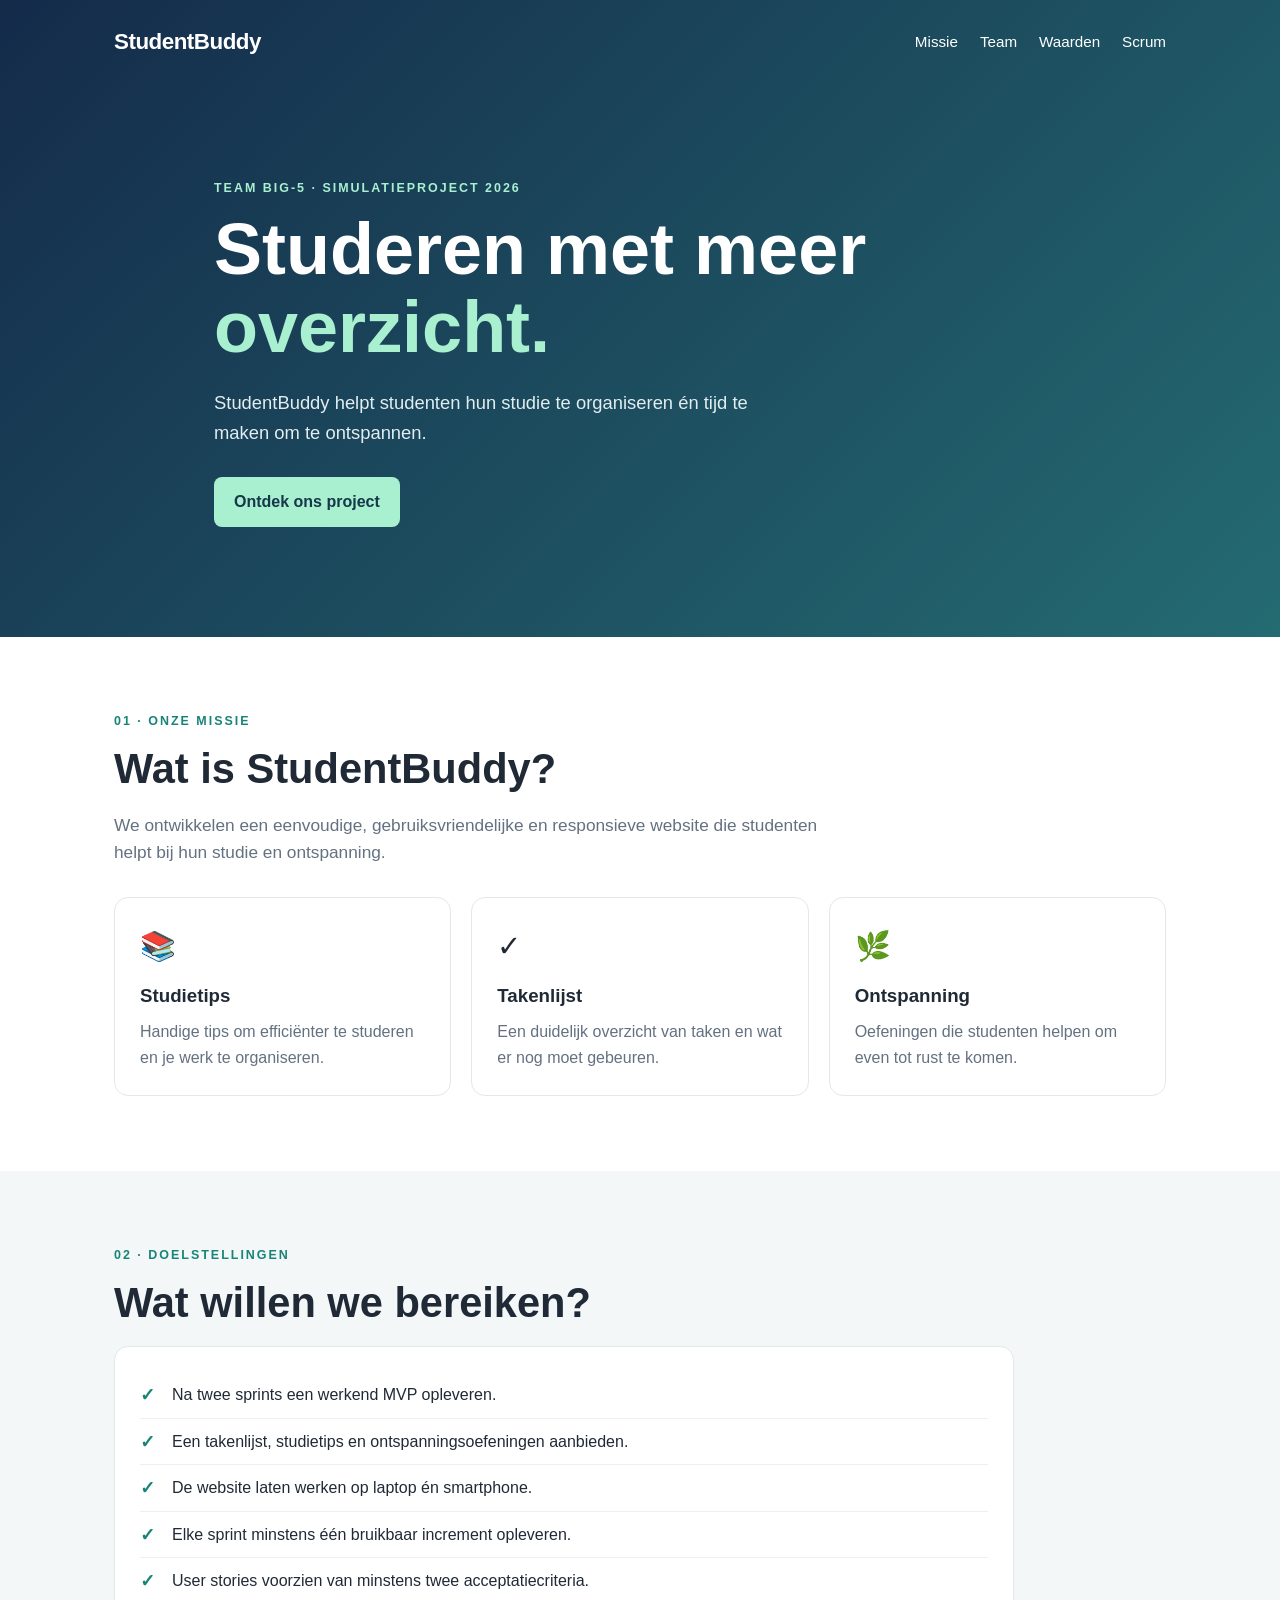
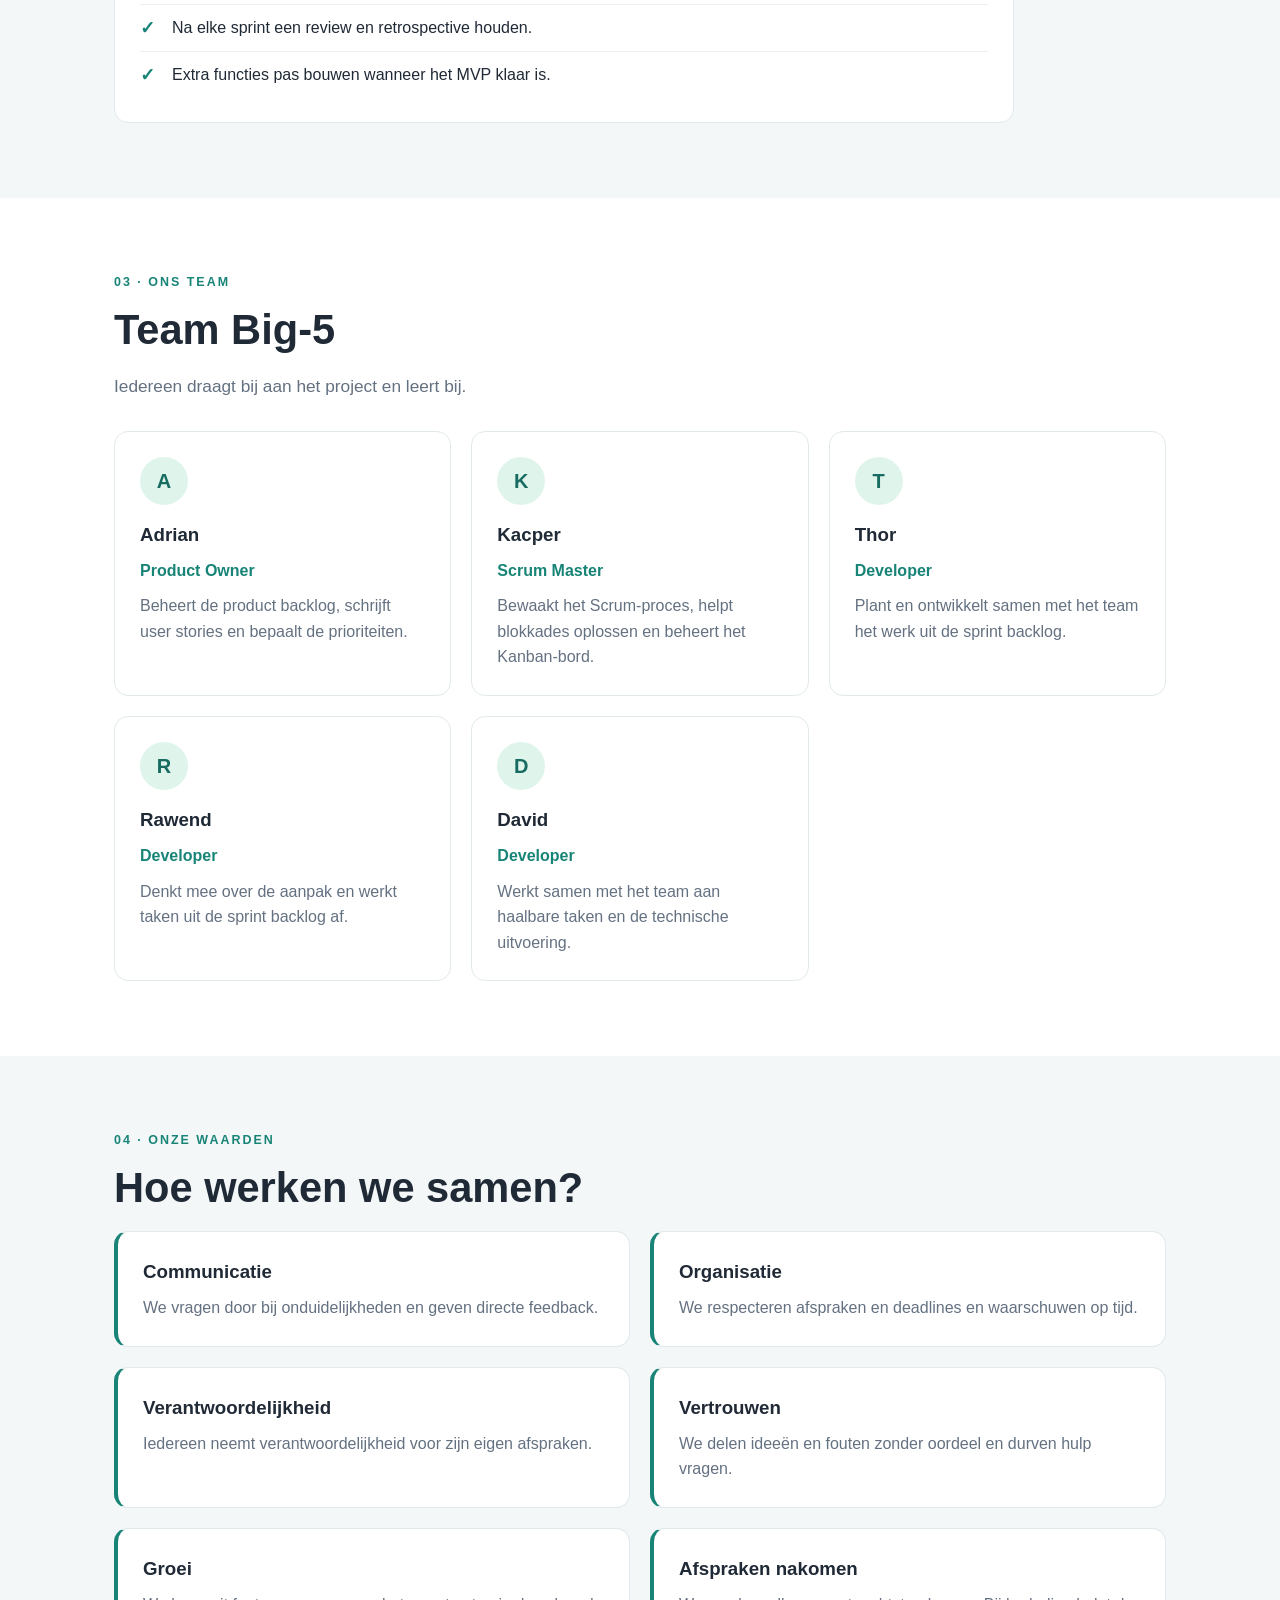
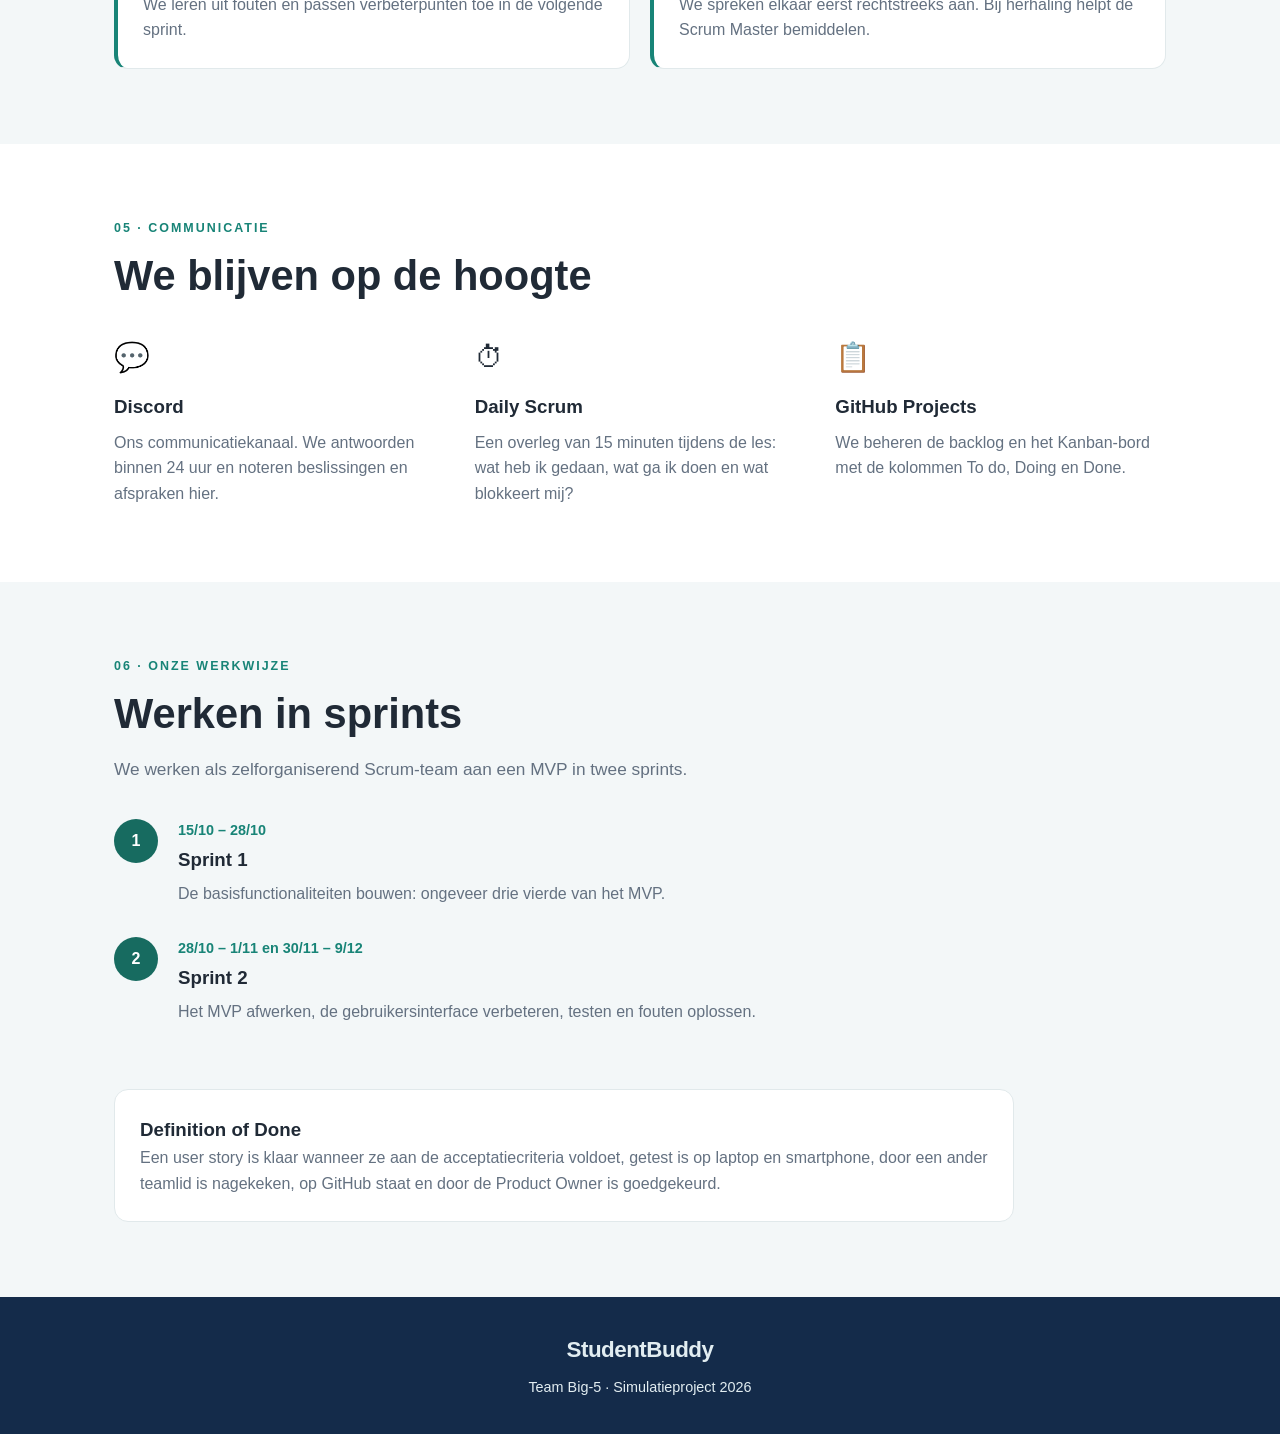
<file: index.html>
<!DOCTYPE html>
<html lang="nl">
<head>
    <meta charset="UTF-8">
    <meta name="viewport" content="width=device-width, initial-scale=1.0">
    <title>StudentBuddy | Team Big-5</title>
    <link rel="stylesheet" href="style.css">
</head>
<body>
    <header class="hero">
        <nav class="navbar">
            <a class="logo" href="#home">StudentBuddy</a>
            <div class="nav-links">
                <a href="#missie">Missie</a>
                <a href="#team">Team</a>
                <a href="#waarden">Waarden</a>
                <a href="#scrum">Scrum</a>
            </div>
        </nav>

        <div class="hero-content" id="home">
            <p class="eyebrow">TEAM BIG-5 · SIMULATIEPROJECT 2026</p>
            <h1>Studeren met meer <span>overzicht.</span></h1>
            <p>StudentBuddy helpt studenten hun studie te organiseren én tijd te maken om te ontspannen.</p>
            <a class="button" href="#missie">Ontdek ons project</a>
        </div>
    </header>

    <main>
        <section class="section" id="missie">
            <p class="eyebrow">01 · ONZE MISSIE</p>
            <h2>Wat is StudentBuddy?</h2>
            <p class="intro">We ontwikkelen een eenvoudige, gebruiksvriendelijke en responsieve website die studenten helpt bij hun studie en ontspanning.</p>
            <div class="feature-grid">
                <article class="card">
                    <div class="icon">📚</div>
                    <h3>Studietips</h3>
                    <p>Handige tips om efficiënter te studeren en je werk te organiseren.</p>
                </article>
                <article class="card">
                    <div class="icon">✓</div>
                    <h3>Takenlijst</h3>
                    <p>Een duidelijk overzicht van taken en wat er nog moet gebeuren.</p>
                </article>
                <article class="card">
                    <div class="icon">🌿</div>
                    <h3>Ontspanning</h3>
                    <p>Oefeningen die studenten helpen om even tot rust te komen.</p>
                </article>
            </div>
        </section>

        <section class="section light-section" id="doelen">
            <p class="eyebrow">02 · DOELSTELLINGEN</p>
            <h2>Wat willen we bereiken?</h2>
            <div class="content-panel">
                <ul class="check-list">
                    <li>Na twee sprints een werkend MVP opleveren.</li>
                    <li>Een takenlijst, studietips en ontspanningsoefeningen aanbieden.</li>
                    <li>De website laten werken op laptop én smartphone.</li>
                    <li>Elke sprint minstens één bruikbaar increment opleveren.</li>
                    <li>User stories voorzien van minstens twee acceptatiecriteria.</li>
                    <li>Na elke sprint een review en retrospective houden.</li>
                    <li>Extra functies pas bouwen wanneer het MVP klaar is.</li>
                </ul>
            </div>
        </section>

        <section class="section" id="team">
            <p class="eyebrow">03 · ONS TEAM</p>
            <h2>Team Big-5</h2>
            <p class="intro">Iedereen draagt bij aan het project en leert bij.</p>
            <div class="team-grid">
                <article class="team-card">
                    <div class="avatar">A</div>
                    <h3>Adrian</h3>
                    <p class="role">Product Owner</p>
                    <p>Beheert de product backlog, schrijft user stories en bepaalt de prioriteiten.</p>
                </article>
                <article class="team-card">
                    <div class="avatar">K</div>
                    <h3>Kacper</h3>
                    <p class="role">Scrum Master</p>
                    <p>Bewaakt het Scrum-proces, helpt blokkades oplossen en beheert het Kanban-bord.</p>
                </article>
                <article class="team-card">
                    <div class="avatar">T</div>
                    <h3>Thor</h3>
                    <p class="role">Developer</p>
                    <p>Plant en ontwikkelt samen met het team het werk uit de sprint backlog.</p>
                </article>
                <article class="team-card">
                    <div class="avatar">R</div>
                    <h3>Rawend</h3>
                    <p class="role">Developer</p>
                    <p>Denkt mee over de aanpak en werkt taken uit de sprint backlog af.</p>
                </article>
                <article class="team-card">
                    <div class="avatar">D</div>
                    <h3>David</h3>
                    <p class="role">Developer</p>
                    <p>Werkt samen met het team aan haalbare taken en de technische uitvoering.</p>
                </article>
            </div>
        </section>

        <section class="section light-section" id="waarden">
            <p class="eyebrow">04 · ONZE WAARDEN</p>
            <h2>Hoe werken we samen?</h2>
            <div class="values-grid">
                <article class="value-item"><h3>Communicatie</h3><p>We vragen door bij onduidelijkheden en geven directe feedback.</p></article>
                <article class="value-item"><h3>Organisatie</h3><p>We respecteren afspraken en deadlines en waarschuwen op tijd.</p></article>
                <article class="value-item"><h3>Verantwoordelijkheid</h3><p>Iedereen neemt verantwoordelijkheid voor zijn eigen afspraken.</p></article>
                <article class="value-item"><h3>Vertrouwen</h3><p>We delen ideeën en fouten zonder oordeel en durven hulp vragen.</p></article>
                <article class="value-item"><h3>Groei</h3><p>We leren uit fouten en passen verbeterpunten toe in de volgende sprint.</p></article>
                <article class="value-item"><h3>Afspraken nakomen</h3><p>We spreken elkaar eerst rechtstreeks aan. Bij herhaling helpt de Scrum Master bemiddelen.</p></article>
            </div>
        </section>

        <section class="section" id="communicatie">
            <p class="eyebrow">05 · COMMUNICATIE</p>
            <h2>We blijven op de hoogte</h2>
            <div class="communication-box">
                <div><span class="big-icon">💬</span><h3>Discord</h3><p>Ons communicatiekanaal. We antwoorden binnen 24 uur en noteren beslissingen en afspraken hier.</p></div>
                <div><span class="big-icon">⏱</span><h3>Daily Scrum</h3><p>Een overleg van 15 minuten tijdens de les: wat heb ik gedaan, wat ga ik doen en wat blokkeert mij?</p></div>
                <div><span class="big-icon">📋</span><h3>GitHub Projects</h3><p>We beheren de backlog en het Kanban-bord met de kolommen To do, Doing en Done.</p></div>
            </div>
        </section>

        <section class="section light-section" id="scrum">
            <p class="eyebrow">06 · ONZE WERKWIJZE</p>
            <h2>Werken in sprints</h2>
            <p class="intro">We werken als zelforganiserend Scrum-team aan een MVP in twee sprints.</p>
            <div class="timeline">
                <article class="timeline-item">
                    <div class="timeline-number">1</div>
                    <div><p class="date">15/10 – 28/10</p><h3>Sprint 1</h3><p>De basisfunctionaliteiten bouwen: ongeveer drie vierde van het MVP.</p></div>
                </article>
                <article class="timeline-item">
                    <div class="timeline-number">2</div>
                    <div><p class="date">28/10 – 1/11 en 30/11 – 9/12</p><h3>Sprint 2</h3><p>Het MVP afwerken, de gebruikersinterface verbeteren, testen en fouten oplossen.</p></div>
                </article>
            </div>
            <div class="content-panel">
                <h3>Definition of Done</h3>
                <p>Een user story is klaar wanneer ze aan de acceptatiecriteria voldoet, getest is op laptop en smartphone, door een ander teamlid is nagekeken, op GitHub staat en door de Product Owner is goedgekeurd.</p>
            </div>
        </section>
    </main>

    <footer>
        <a class="logo footer-logo" href="#home">StudentBuddy</a>
        <p>Team Big-5 · Simulatieproject 2026</p>
    </footer>
</body>
</html>
</file>
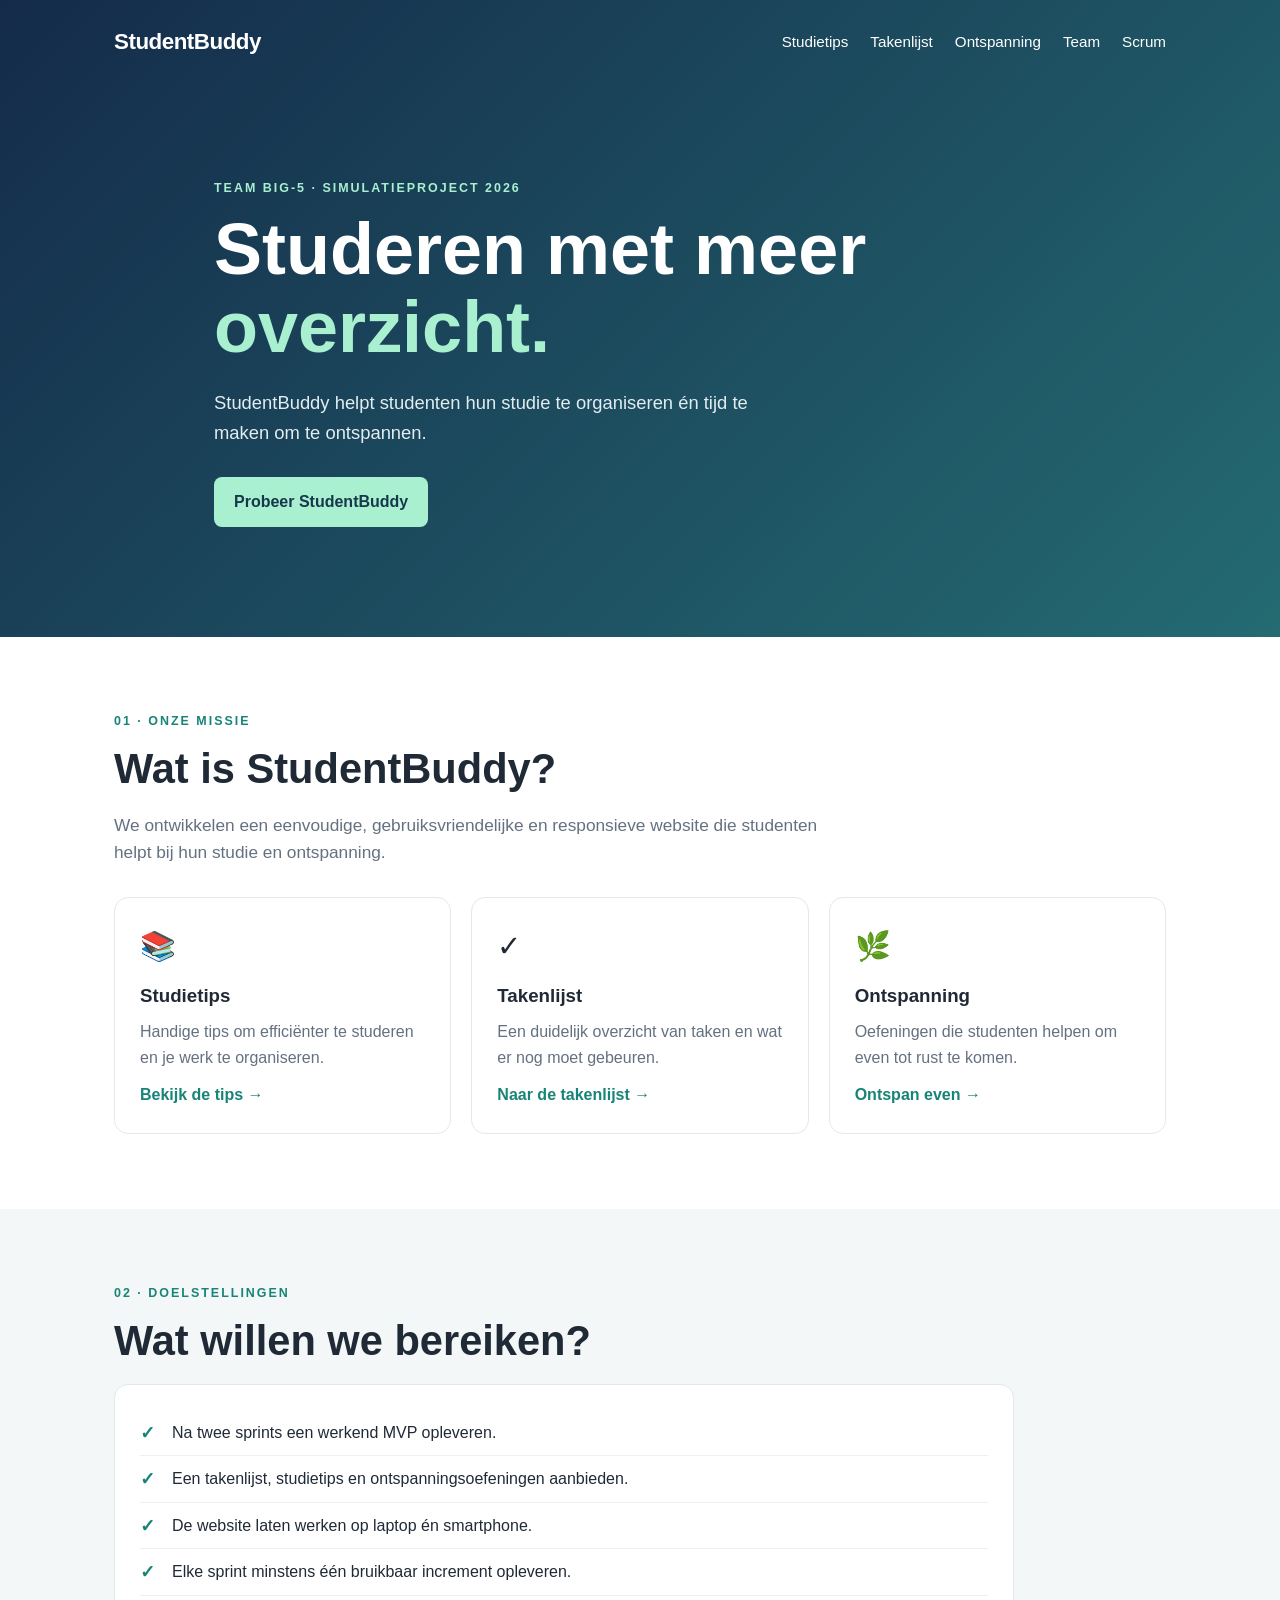
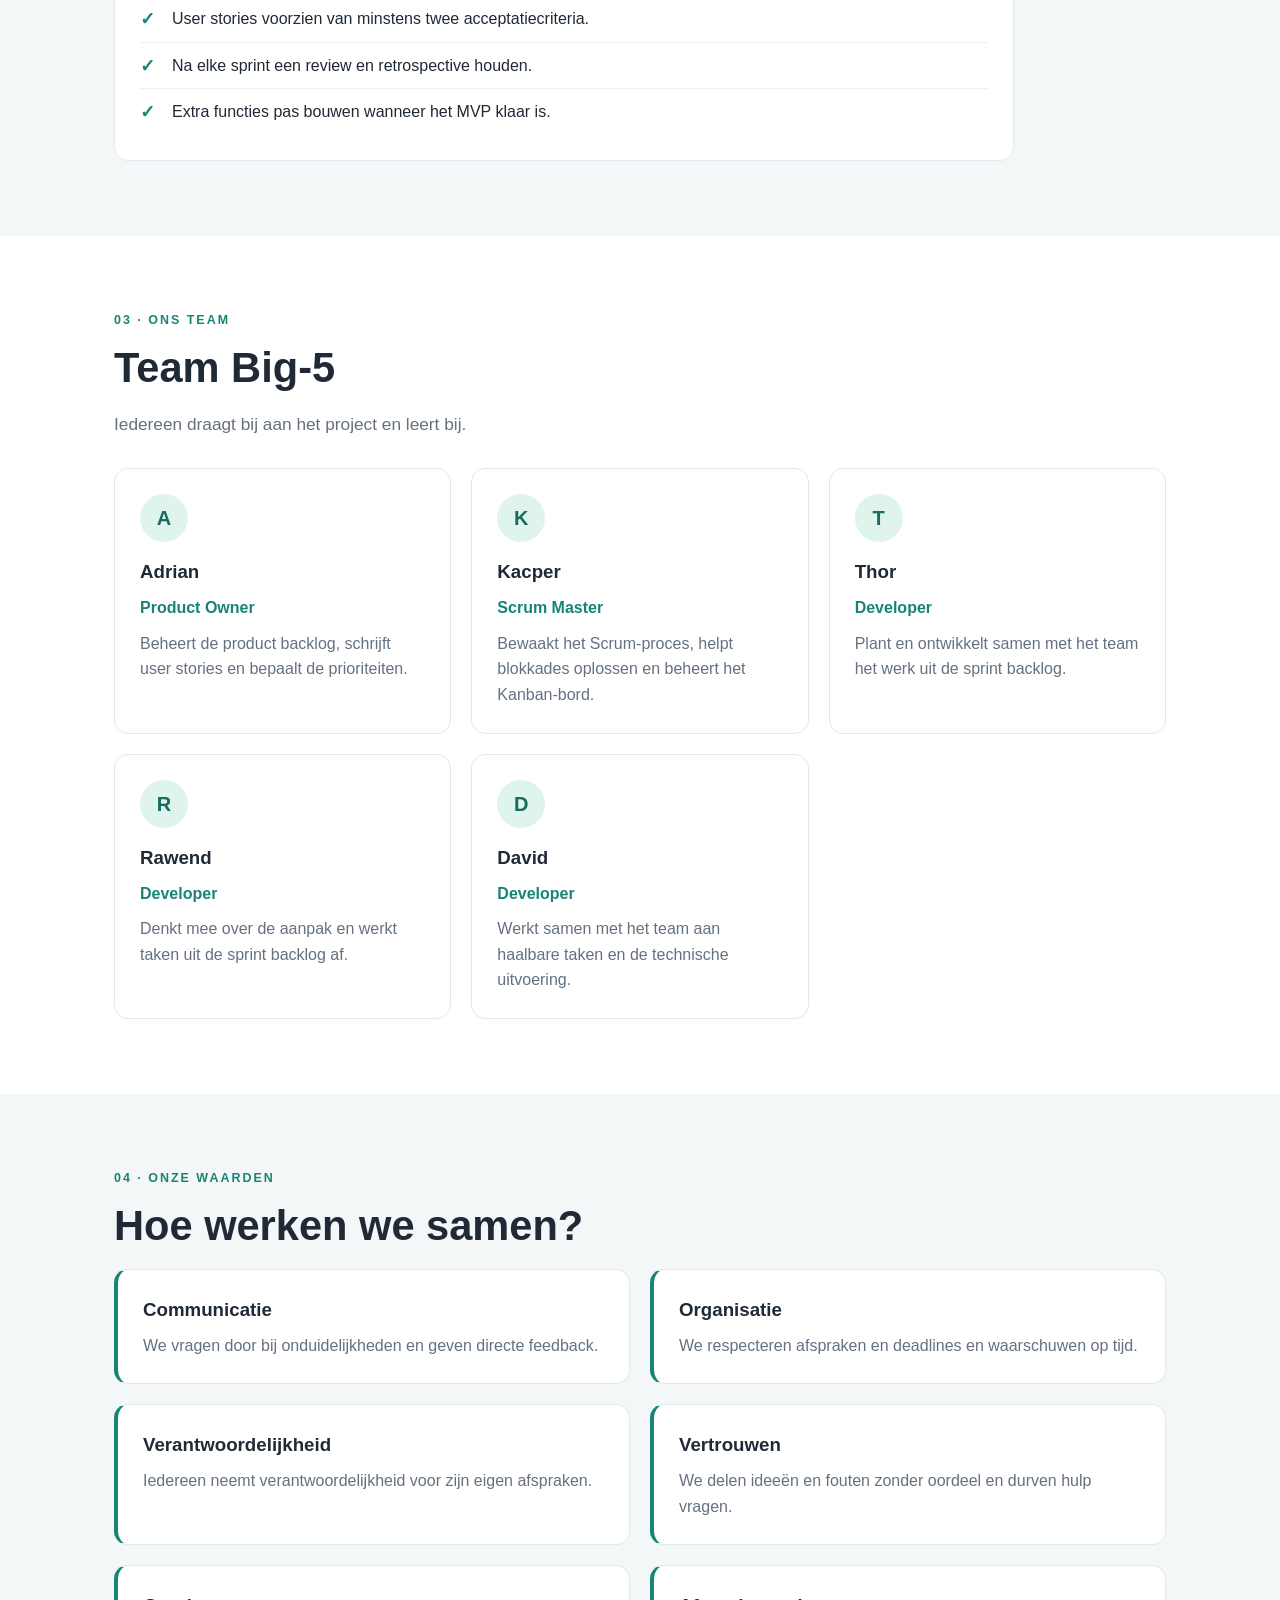
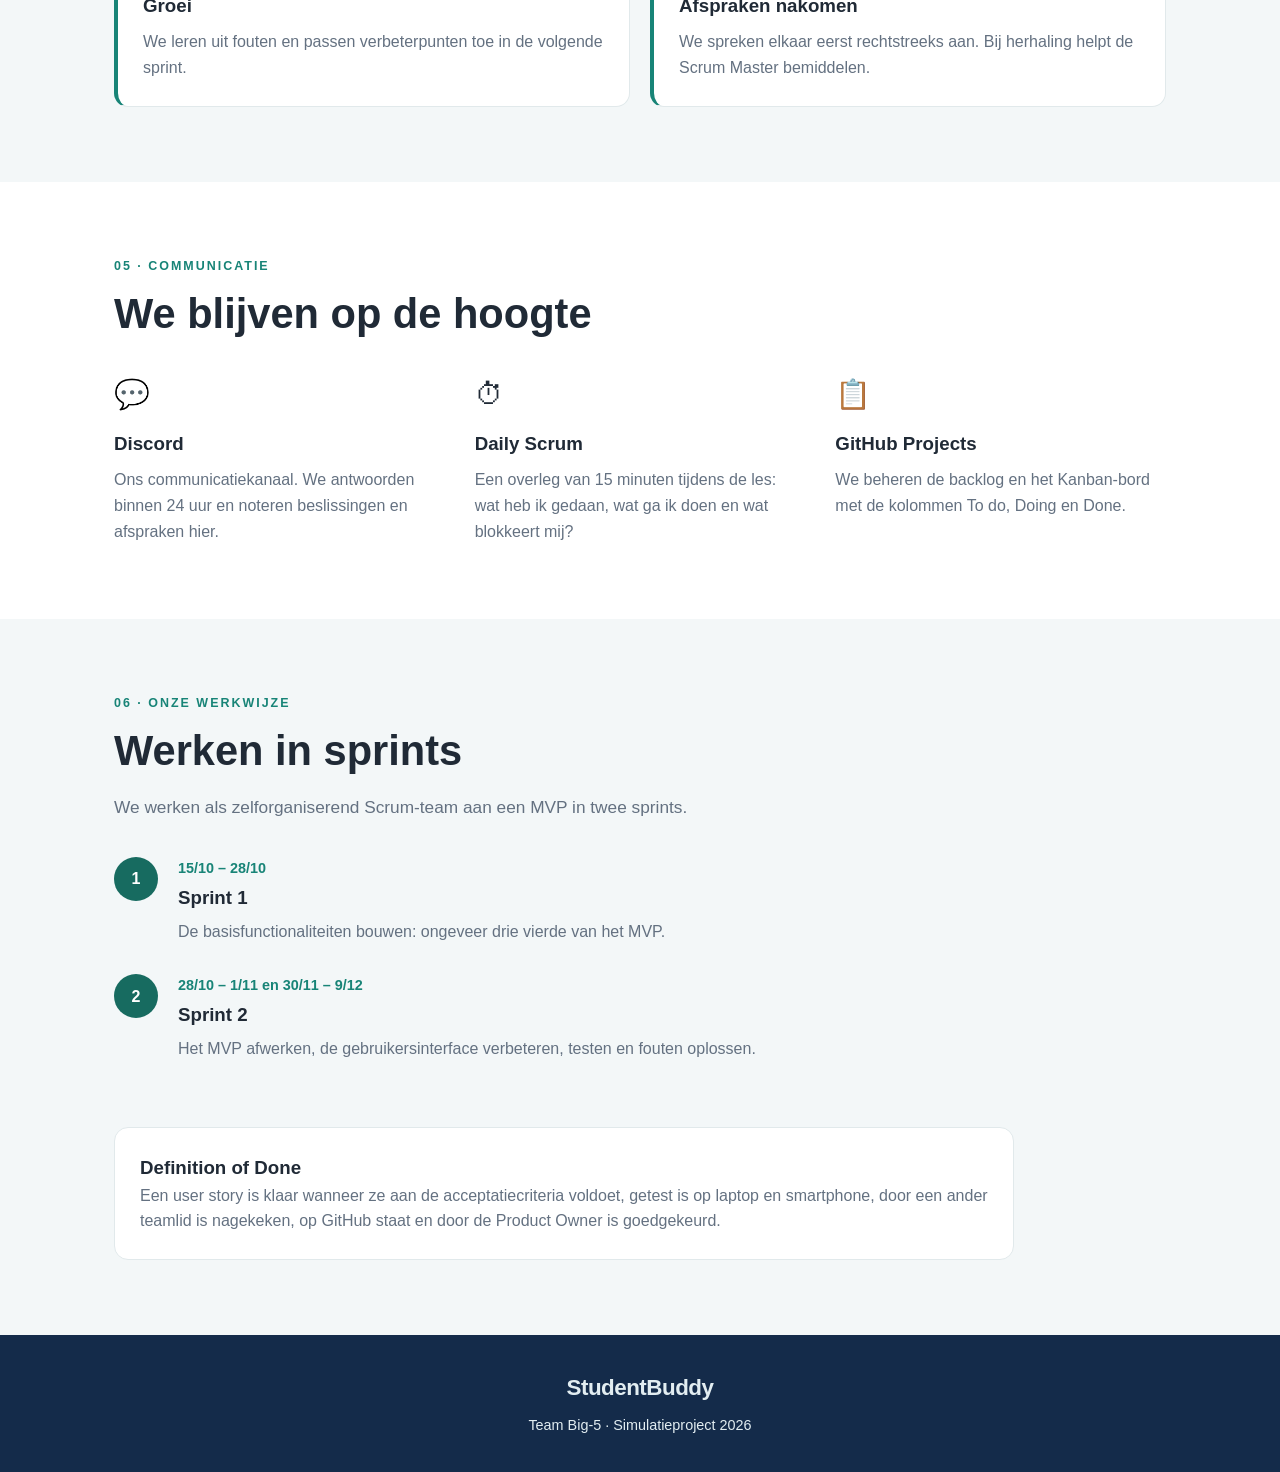
<file: studentbuddy/index.html>
<!DOCTYPE html>
<html lang="nl">
<head>
    <meta charset="UTF-8">
    <meta name="viewport" content="width=device-width, initial-scale=1.0">
    <title>StudentBuddy | Team Big-5</title>
    <link rel="stylesheet" href="style.css">
</head>
<body>
    <header class="hero">
        <nav class="navbar">
            <a class="logo" href="#home">StudentBuddy</a>
            <div class="nav-links">
                <a href="tips.html">Studietips</a>
                <a href="taken.html">Takenlijst</a>
                <a href="ontspanning.html">Ontspanning</a>
                <a href="#team">Team</a>
                <a href="#scrum">Scrum</a>
            </div>
        </nav>

        <div class="hero-content" id="home">
            <p class="eyebrow">TEAM BIG-5 · SIMULATIEPROJECT 2026</p>
            <h1>Studeren met meer <span>overzicht.</span></h1>
            <p>StudentBuddy helpt studenten hun studie te organiseren én tijd te maken om te ontspannen.</p>
            <a class="button" href="tips.html">Probeer StudentBuddy</a>
        </div>
    </header>

    <main>
        <section class="section" id="missie">
            <p class="eyebrow">01 · ONZE MISSIE</p>
            <h2>Wat is StudentBuddy?</h2>
            <p class="intro">We ontwikkelen een eenvoudige, gebruiksvriendelijke en responsieve website die studenten helpt bij hun studie en ontspanning.</p>
            <div class="feature-grid">
                <article class="card">
                    <div class="icon">📚</div>
                    <h3>Studietips</h3>
                    <p>Handige tips om efficiënter te studeren en je werk te organiseren.</p>
                    <a class="card-link" href="tips.html">Bekijk de tips →</a>
                </article>
                <article class="card">
                    <div class="icon">✓</div>
                    <h3>Takenlijst</h3>
                    <p>Een duidelijk overzicht van taken en wat er nog moet gebeuren.</p>
                    <a class="card-link" href="taken.html">Naar de takenlijst →</a>
                </article>
                <article class="card">
                    <div class="icon">🌿</div>
                    <h3>Ontspanning</h3>
                    <p>Oefeningen die studenten helpen om even tot rust te komen.</p>
                    <a class="card-link" href="ontspanning.html">Ontspan even →</a>
                </article>
            </div>
        </section>

        <section class="section light-section" id="doelen">
            <p class="eyebrow">02 · DOELSTELLINGEN</p>
            <h2>Wat willen we bereiken?</h2>
            <div class="content-panel">
                <ul class="check-list">
                    <li>Na twee sprints een werkend MVP opleveren.</li>
                    <li>Een takenlijst, studietips en ontspanningsoefeningen aanbieden.</li>
                    <li>De website laten werken op laptop én smartphone.</li>
                    <li>Elke sprint minstens één bruikbaar increment opleveren.</li>
                    <li>User stories voorzien van minstens twee acceptatiecriteria.</li>
                    <li>Na elke sprint een review en retrospective houden.</li>
                    <li>Extra functies pas bouwen wanneer het MVP klaar is.</li>
                </ul>
            </div>
        </section>

        <section class="section" id="team">
            <p class="eyebrow">03 · ONS TEAM</p>
            <h2>Team Big-5</h2>
            <p class="intro">Iedereen draagt bij aan het project en leert bij.</p>
            <div class="team-grid">
                <article class="team-card">
                    <div class="avatar">A</div>
                    <h3>Adrian</h3>
                    <p class="role">Product Owner</p>
                    <p>Beheert de product backlog, schrijft user stories en bepaalt de prioriteiten.</p>
                </article>
                <article class="team-card">
                    <div class="avatar">K</div>
                    <h3>Kacper</h3>
                    <p class="role">Scrum Master</p>
                    <p>Bewaakt het Scrum-proces, helpt blokkades oplossen en beheert het Kanban-bord.</p>
                </article>
                <article class="team-card">
                    <div class="avatar">T</div>
                    <h3>Thor</h3>
                    <p class="role">Developer</p>
                    <p>Plant en ontwikkelt samen met het team het werk uit de sprint backlog.</p>
                </article>
                <article class="team-card">
                    <div class="avatar">R</div>
                    <h3>Rawend</h3>
                    <p class="role">Developer</p>
                    <p>Denkt mee over de aanpak en werkt taken uit de sprint backlog af.</p>
                </article>
                <article class="team-card">
                    <div class="avatar">D</div>
                    <h3>David</h3>
                    <p class="role">Developer</p>
                    <p>Werkt samen met het team aan haalbare taken en de technische uitvoering.</p>
                </article>
            </div>
        </section>

        <section class="section light-section" id="waarden">
            <p class="eyebrow">04 · ONZE WAARDEN</p>
            <h2>Hoe werken we samen?</h2>
            <div class="values-grid">
                <article class="value-item"><h3>Communicatie</h3><p>We vragen door bij onduidelijkheden en geven directe feedback.</p></article>
                <article class="value-item"><h3>Organisatie</h3><p>We respecteren afspraken en deadlines en waarschuwen op tijd.</p></article>
                <article class="value-item"><h3>Verantwoordelijkheid</h3><p>Iedereen neemt verantwoordelijkheid voor zijn eigen afspraken.</p></article>
                <article class="value-item"><h3>Vertrouwen</h3><p>We delen ideeën en fouten zonder oordeel en durven hulp vragen.</p></article>
                <article class="value-item"><h3>Groei</h3><p>We leren uit fouten en passen verbeterpunten toe in de volgende sprint.</p></article>
                <article class="value-item"><h3>Afspraken nakomen</h3><p>We spreken elkaar eerst rechtstreeks aan. Bij herhaling helpt de Scrum Master bemiddelen.</p></article>
            </div>
        </section>

        <section class="section" id="communicatie">
            <p class="eyebrow">05 · COMMUNICATIE</p>
            <h2>We blijven op de hoogte</h2>
            <div class="communication-box">
                <div><span class="big-icon">💬</span><h3>Discord</h3><p>Ons communicatiekanaal. We antwoorden binnen 24 uur en noteren beslissingen en afspraken hier.</p></div>
                <div><span class="big-icon">⏱</span><h3>Daily Scrum</h3><p>Een overleg van 15 minuten tijdens de les: wat heb ik gedaan, wat ga ik doen en wat blokkeert mij?</p></div>
                <div><span class="big-icon">📋</span><h3>GitHub Projects</h3><p>We beheren de backlog en het Kanban-bord met de kolommen To do, Doing en Done.</p></div>
            </div>
        </section>

        <section class="section light-section" id="scrum">
            <p class="eyebrow">06 · ONZE WERKWIJZE</p>
            <h2>Werken in sprints</h2>
            <p class="intro">We werken als zelforganiserend Scrum-team aan een MVP in twee sprints.</p>
            <div class="timeline">
                <article class="timeline-item">
                    <div class="timeline-number">1</div>
                    <div><p class="date">15/10 – 28/10</p><h3>Sprint 1</h3><p>De basisfunctionaliteiten bouwen: ongeveer drie vierde van het MVP.</p></div>
                </article>
                <article class="timeline-item">
                    <div class="timeline-number">2</div>
                    <div><p class="date">28/10 – 1/11 en 30/11 – 9/12</p><h3>Sprint 2</h3><p>Het MVP afwerken, de gebruikersinterface verbeteren, testen en fouten oplossen.</p></div>
                </article>
            </div>
            <div class="content-panel">
                <h3>Definition of Done</h3>
                <p>Een user story is klaar wanneer ze aan de acceptatiecriteria voldoet, getest is op laptop en smartphone, door een ander teamlid is nagekeken, op GitHub staat en door de Product Owner is goedgekeurd.</p>
            </div>
        </section>
    </main>

    <footer>
        <a class="logo footer-logo" href="#home">StudentBuddy</a>
        <p>Team Big-5 · Simulatieproject 2026</p>
    </footer>
</body>
</html>
</file>
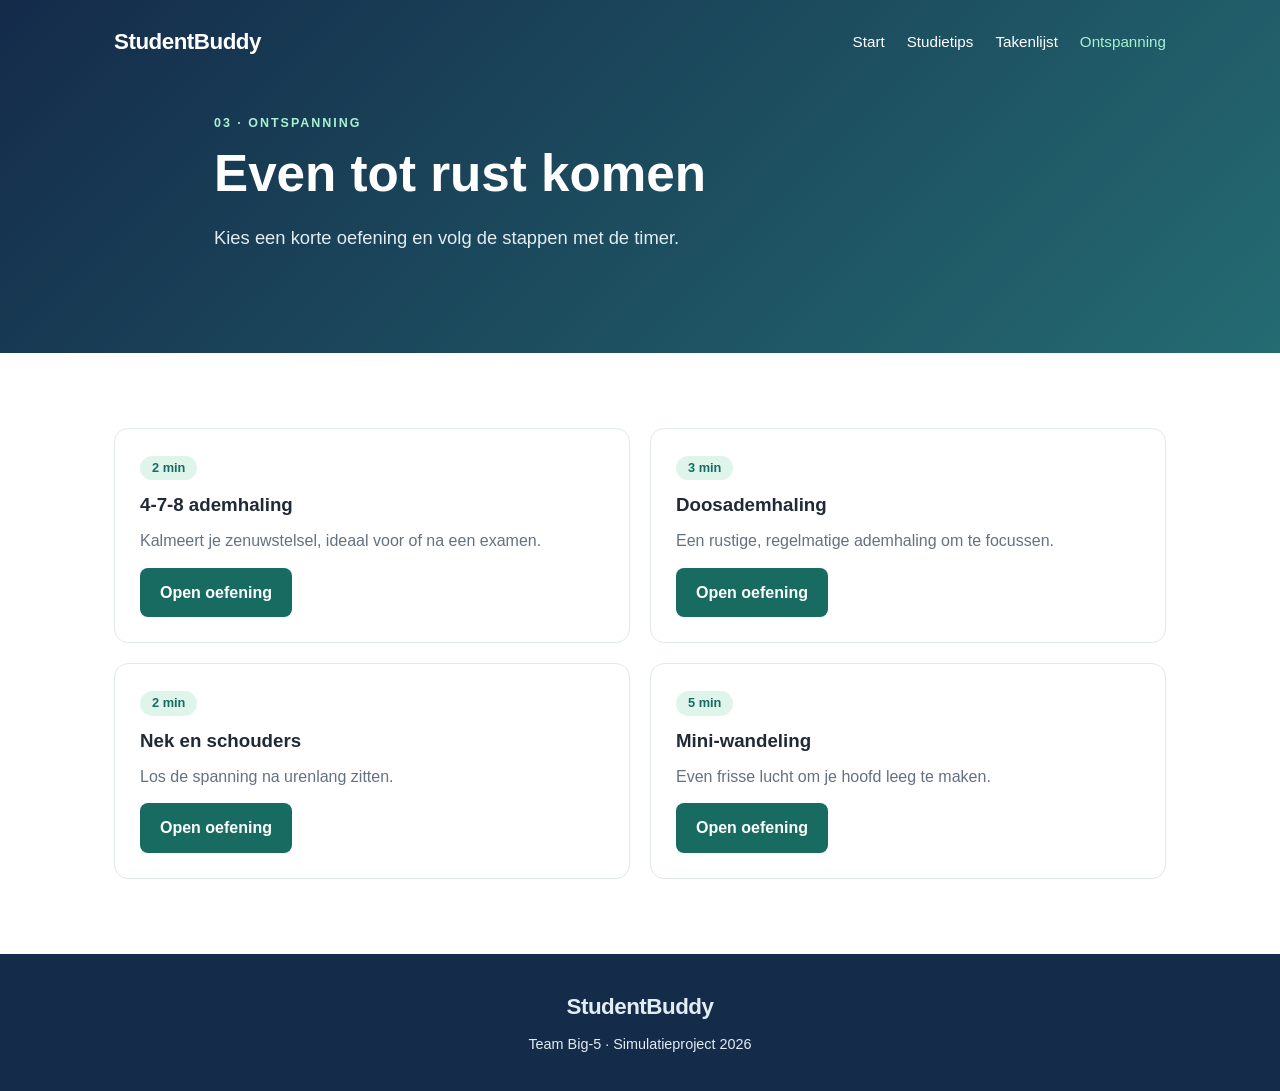
<file: studentbuddy/ontspanning.html>
<!DOCTYPE html>
<html lang="nl">
<head>
    <meta charset="UTF-8">
    <meta name="viewport" content="width=device-width, initial-scale=1.0">
    <title>Even tot rust komen | StudentBuddy</title>
    <link rel="stylesheet" href="style.css">
</head>
<body>
    <header class="hero small">
        <nav class="navbar">
            <a class="logo" href="index.html">StudentBuddy</a>
            <div class="nav-links"><a href="index.html">Start</a><a href="tips.html">Studietips</a><a href="taken.html">Takenlijst</a><a href="ontspanning.html" class="active">Ontspanning</a></div>
        </nav>
        <div class="hero-content">
            <p class="eyebrow">03 · ONTSPANNING</p>
            <h1>Even tot rust komen</h1>
            <p>Kies een korte oefening en volg de stappen met de timer.</p>
        </div>
    </header>
    <main>
        <section class="section">
            <div class="feature-grid two" id="oef"></div>
            <div class="content-panel" id="detail" hidden style="margin:30px auto 0">
                <h2 id="dTitel"></h2>
                <p id="dBeschr"></p>
                <ol class="steps" id="dStappen"></ol>
                <div class="circle" id="circle" hidden></div>
                <div class="timer" id="tijd" aria-live="off">00:00</div>
                <div class="controls">
                    <button class="btn" id="start">Start</button>
                    <button class="btn ghost" id="pauze">Pauze</button>
                    <button class="btn ghost" id="reset">Reset</button>
                </div>
                <p class="finished" id="klaar" role="status"></p>
            </div>
        </section>
    </main>
    <footer>
        <a class="logo footer-logo" href="index.html">StudentBuddy</a>
        <p>Team Big-5 · Simulatieproject 2026</p>
    </footer>
    <script src="js/timer.js"></script>
    <script src="js/oefeningen.js"></script>
</body>
</html>
</file>
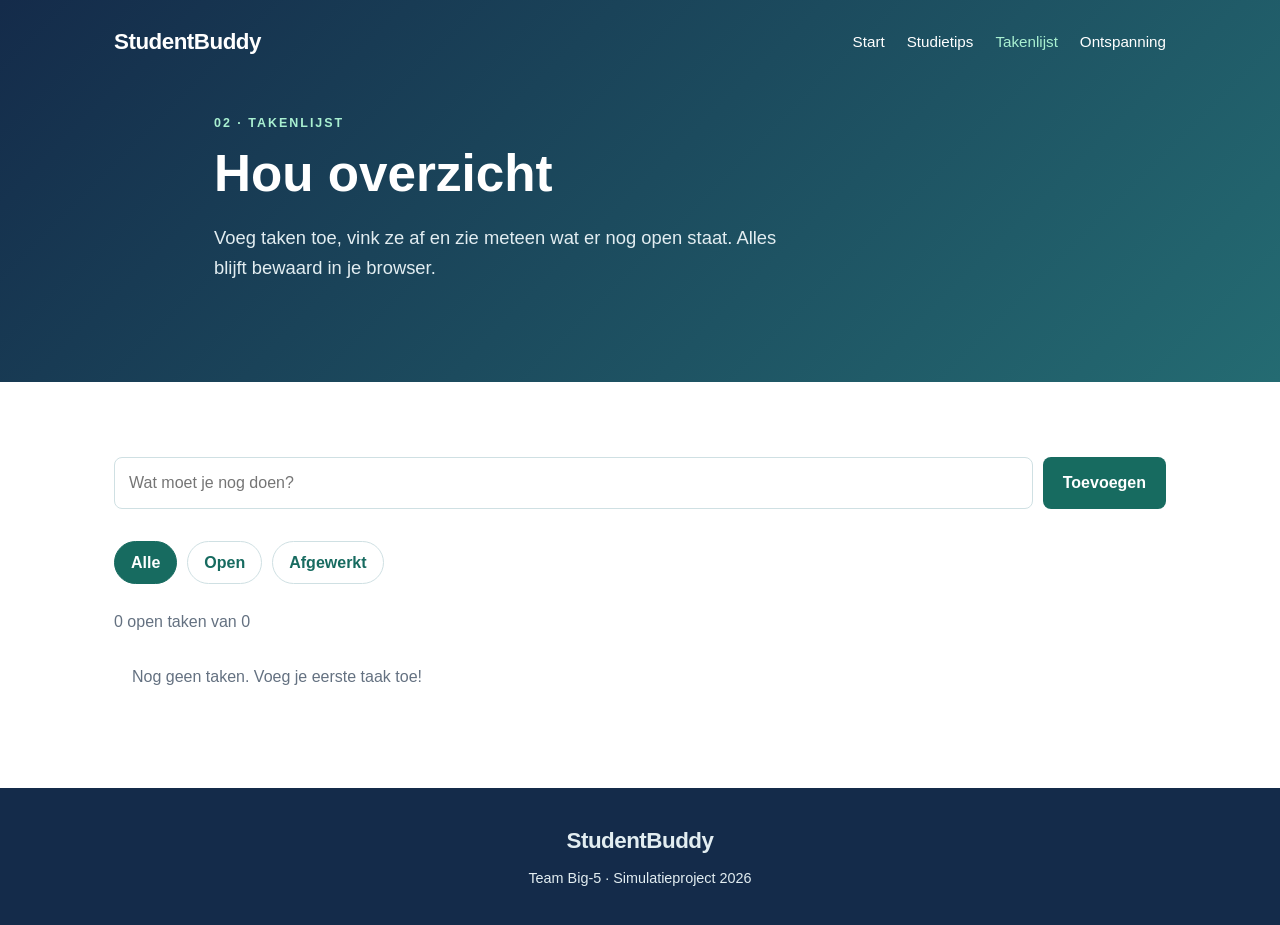
<file: studentbuddy/taken.html>
<!DOCTYPE html>
<html lang="nl">
<head>
    <meta charset="UTF-8">
    <meta name="viewport" content="width=device-width, initial-scale=1.0">
    <title>Hou overzicht | StudentBuddy</title>
    <link rel="stylesheet" href="style.css">
</head>
<body>
    <header class="hero small">
        <nav class="navbar">
            <a class="logo" href="index.html">StudentBuddy</a>
            <div class="nav-links"><a href="index.html">Start</a><a href="tips.html">Studietips</a><a href="taken.html" class="active">Takenlijst</a><a href="ontspanning.html">Ontspanning</a></div>
        </nav>
        <div class="hero-content">
            <p class="eyebrow">02 · TAKENLIJST</p>
            <h1>Hou overzicht</h1>
            <p>Voeg taken toe, vink ze af en zie meteen wat er nog open staat. Alles blijft bewaard in je browser.</p>
        </div>
    </header>
    <main>
        <section class="section">
            <div class="task-form">
                <input type="text" id="nieuw" placeholder="Wat moet je nog doen?" maxlength="120" aria-label="Nieuwe taak">
                <button class="btn" id="add">Toevoegen</button>
            </div>
            <p class="error" id="err" role="alert"></p>
            <div class="filters" role="group" aria-label="Filter taken">
                <button class="chip active" data-f="alle">Alle</button>
                <button class="chip" data-f="open">Open</button>
                <button class="chip" data-f="klaar">Afgewerkt</button>
            </div>
            <p class="count" id="teller" aria-live="polite"></p>
            <ul class="task-list" id="lijst"></ul>
        </section>
    </main>
    <footer>
        <a class="logo footer-logo" href="index.html">StudentBuddy</a>
        <p>Team Big-5 · Simulatieproject 2026</p>
    </footer>
    <script src="js/taken.js"></script>
</body>
</html>
</file>
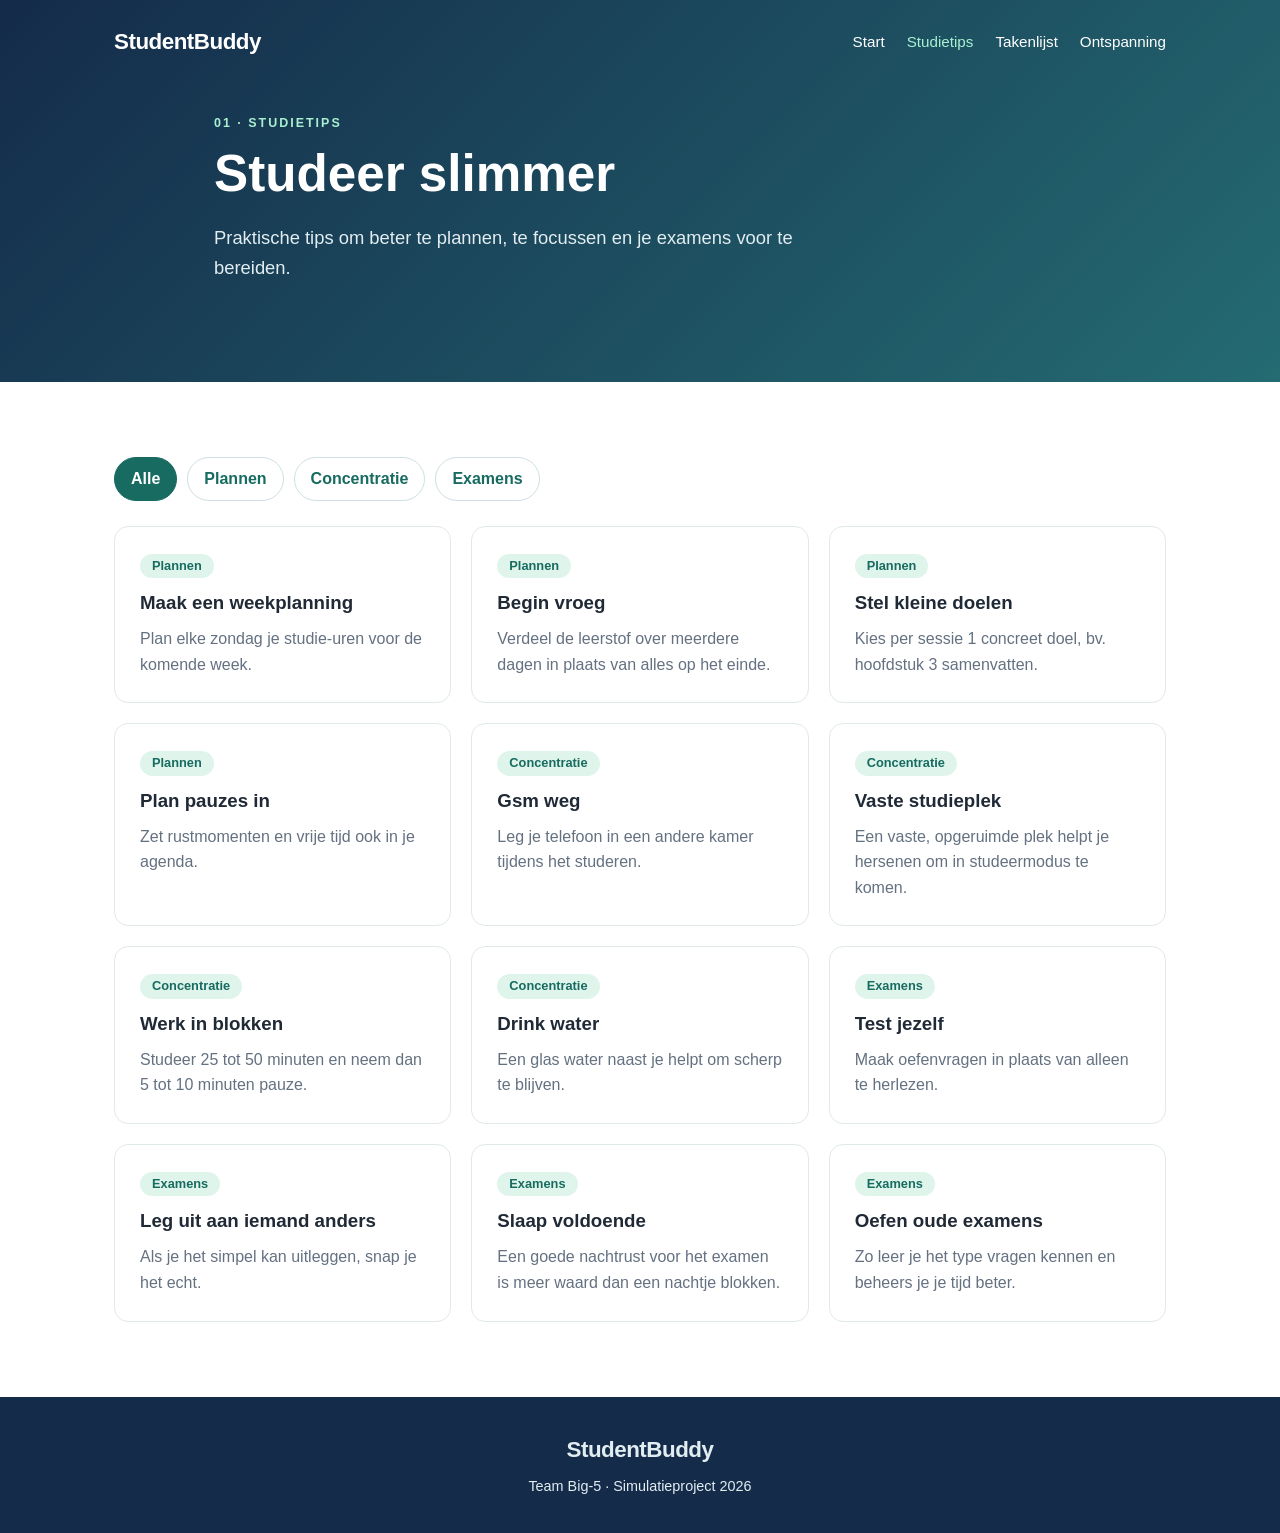
<file: studentbuddy/tips.html>
<!DOCTYPE html>
<html lang="nl">
<head>
    <meta charset="UTF-8">
    <meta name="viewport" content="width=device-width, initial-scale=1.0">
    <title>Studeer slimmer | StudentBuddy</title>
    <link rel="stylesheet" href="style.css">
</head>
<body>
    <header class="hero small">
        <nav class="navbar">
            <a class="logo" href="index.html">StudentBuddy</a>
            <div class="nav-links"><a href="index.html">Start</a><a href="tips.html" class="active">Studietips</a><a href="taken.html">Takenlijst</a><a href="ontspanning.html">Ontspanning</a></div>
        </nav>
        <div class="hero-content">
            <p class="eyebrow">01 · STUDIETIPS</p>
            <h1>Studeer slimmer</h1>
            <p>Praktische tips om beter te plannen, te focussen en je examens voor te bereiden.</p>
        </div>
    </header>
    <main>
        <section class="section">
            <div class="filters" id="filters" role="group" aria-label="Filter op categorie"></div>
            <div class="feature-grid" id="tips"></div>
        </section>
    </main>
    <footer>
        <a class="logo footer-logo" href="index.html">StudentBuddy</a>
        <p>Team Big-5 · Simulatieproject 2026</p>
    </footer>
    <script src="js/tips.js"></script>
</body>
</html>
</file>
<file: style.css>
/* Algemene instellingen */
* {
    box-sizing: border-box;
    margin: 0;
    padding: 0;
}

html {
    scroll-behavior: smooth;
}

body {
    font-family: Arial, Helvetica, sans-serif;
    line-height: 1.6;
    color: #202a36;
    background: #ffffff;
}

a {
    color: inherit;
    text-decoration: none;
}

.hero {
    min-height: 520px;
    color: white;
    background: linear-gradient(135deg, #142b4a, #246b72);
}

.navbar {
    max-width: 1100px;
    margin: 0 auto;
    padding: 24px;
    display: flex;
    justify-content: space-between;
    align-items: center;
    gap: 20px;
}

.logo {
    font-size: 1.4rem;
    font-weight: bold;
    letter-spacing: -0.5px;
}

.nav-links {
    display: flex;
    flex-wrap: wrap;
    gap: 22px;
    font-size: 0.95rem;
}

.nav-links a:hover {
    color: #a9f0d1;
}

.hero-content {
    max-width: 900px;
    margin: 0 auto;
    padding: 95px 24px 110px;
}

.eyebrow {
    color: #188477;
    font-size: 0.78rem;
    font-weight: bold;
    letter-spacing: 2px;
    margin-bottom: 12px;
}

.hero .eyebrow {
    color: #a9f0d1;
}

h1 {
    max-width: 700px;
    font-size: clamp(2.5rem, 6vw, 4.5rem);
    line-height: 1.08;
    margin-bottom: 22px;
}

h1 span {
    color: #a9f0d1;
}

.hero-content > p:not(.eyebrow) {
    max-width: 590px;
    color: #e2edf1;
    font-size: 1.15rem;
    margin-bottom: 30px;
}

.button {
    display: inline-block;
    background: #a9f0d1;
    color: #17374a;
    padding: 12px 20px;
    border-radius: 8px;
    font-weight: bold;
}

.button:hover {
    background: #ffffff;
}

.section {
    max-width: 1100px;
    margin: 0 auto;
    padding: 75px 24px;
}

.section h2 {
    font-size: clamp(1.8rem, 4vw, 2.6rem);
    line-height: 1.2;
    margin-bottom: 18px;
}

.intro {
    max-width: 720px;
    color: #647181;
    font-size: 1.08rem;
    margin-bottom: 30px;
}

.light-section {
    max-width: none;
    padding-left: max(24px, calc((100% - 1052px) / 2));
    padding-right: max(24px, calc((100% - 1052px) / 2));
    background: #f3f7f8;
}

.feature-grid,
.team-grid,
.values-grid {
    display: grid;
    grid-template-columns: repeat(3, minmax(0, 1fr));
    gap: 20px;
}

.card,
.team-card,
.value-item,
.content-panel {
    background: white;
    border: 1px solid #e1e9eb;
    border-radius: 14px;
    padding: 25px;
}

.icon {
    font-size: 1.8rem;
    margin-bottom: 12px;
}

.card h3,
.team-card h3,
.value-item h3,
.communication-box h3 {
    margin-bottom: 8px;
}

.card p,
.team-card p,
.value-item p,
.communication-box p,
.content-panel p {
    color: #647181;
}

.content-panel {
    max-width: 900px;
}

.check-list {
    list-style: none;
}

.check-list li {
    position: relative;
    padding: 10px 0 10px 32px;
    border-bottom: 1px solid #edf0f1;
}

.check-list li:last-child {
    border-bottom: none;
}

.check-list li::before {
    content: "✓";
    position: absolute;
    left: 0;
    top: 9px;
    color: #188477;
    font-weight: bold;
    font-size: 1.1rem;
}

.team-grid {
    grid-template-columns: repeat(3, minmax(0, 1fr));
}

.team-card {
    text-align: left;
}

.avatar {
    width: 48px;
    height: 48px;
    display: grid;
    place-items: center;
    margin-bottom: 15px;
    border-radius: 50%;
    background: #dff5eb;
    color: #176b60;
    font-size: 1.25rem;
    font-weight: bold;
}

.role {
    color: #188477 !important;
    font-weight: bold;
    margin-bottom: 10px;
}

.values-grid {
    grid-template-columns: repeat(2, minmax(0, 1fr));
}

.value-item {
    border-left: 4px solid #188477;
}

.communication-box {
    display: grid;
    grid-template-columns: repeat(3, minmax(0, 1fr));
    gap: 30px;
    padding-top: 15px;
}

.big-icon {
    display: inline-block;
    font-size: 1.8rem;
    margin-bottom: 12px;
}

.timeline {
    max-width: 800px;
    margin: 35px 0;
}

.timeline-item {
    display: flex;
    gap: 20px;
    padding-bottom: 30px;
}

.timeline-number {
    flex: 0 0 44px;
    height: 44px;
    display: grid;
    place-items: center;
    border-radius: 50%;
    background: #176b60;
    color: white;
    font-weight: bold;
}

.date {
    color: #188477;
    font-weight: bold;
    font-size: 0.9rem;
}

.timeline-item h3 {
    margin: 3px 0 6px;
}

.timeline-item p:last-child {
    color: #647181;
}

footer {
    background: #142b4a;
    color: #e2edf1;
    text-align: center;
    padding: 35px 24px;
}

.footer-logo {
    display: inline-block;
    margin-bottom: 8px;
}

footer p {
    font-size: 0.9rem;
}

/* Aanpassing voor tablets en smartphones */
@media (max-width: 750px) {
    .navbar {
        flex-direction: column;
    }

    .nav-links {
        justify-content: center;
        gap: 12px 18px;
    }

    .hero-content {
        padding-top: 65px;
    }

    .feature-grid,
    .team-grid,
    .values-grid,
    .communication-box {
        grid-template-columns: 1fr;
    }

    .section {
        padding-top: 55px;
        padding-bottom: 55px;
    }
}
</file>
<file: studentbuddy/style.css>
/* Algemene instellingen */
* {
    box-sizing: border-box;
    margin: 0;
    padding: 0;
}

html {
    scroll-behavior: smooth;
}

body {
    font-family: Arial, Helvetica, sans-serif;
    line-height: 1.6;
    color: #202a36;
    background: #ffffff;
}

a {
    color: inherit;
    text-decoration: none;
}

.hero {
    min-height: 520px;
    color: white;
    background: linear-gradient(135deg, #142b4a, #246b72);
}

.navbar {
    max-width: 1100px;
    margin: 0 auto;
    padding: 24px;
    display: flex;
    justify-content: space-between;
    align-items: center;
    gap: 20px;
}

.logo {
    font-size: 1.4rem;
    font-weight: bold;
    letter-spacing: -0.5px;
}

.nav-links {
    display: flex;
    flex-wrap: wrap;
    gap: 22px;
    font-size: 0.95rem;
}

.nav-links a:hover {
    color: #a9f0d1;
}

.hero-content {
    max-width: 900px;
    margin: 0 auto;
    padding: 95px 24px 110px;
}

.eyebrow {
    color: #188477;
    font-size: 0.78rem;
    font-weight: bold;
    letter-spacing: 2px;
    margin-bottom: 12px;
}

.hero .eyebrow {
    color: #a9f0d1;
}

h1 {
    max-width: 700px;
    font-size: clamp(2.5rem, 6vw, 4.5rem);
    line-height: 1.08;
    margin-bottom: 22px;
}

h1 span {
    color: #a9f0d1;
}

.hero-content > p:not(.eyebrow) {
    max-width: 590px;
    color: #e2edf1;
    font-size: 1.15rem;
    margin-bottom: 30px;
}

.button {
    display: inline-block;
    background: #a9f0d1;
    color: #17374a;
    padding: 12px 20px;
    border-radius: 8px;
    font-weight: bold;
}

.button:hover {
    background: #ffffff;
}

.section {
    max-width: 1100px;
    margin: 0 auto;
    padding: 75px 24px;
}

.section h2 {
    font-size: clamp(1.8rem, 4vw, 2.6rem);
    line-height: 1.2;
    margin-bottom: 18px;
}

.intro {
    max-width: 720px;
    color: #647181;
    font-size: 1.08rem;
    margin-bottom: 30px;
}

.light-section {
    max-width: none;
    padding-left: max(24px, calc((100% - 1052px) / 2));
    padding-right: max(24px, calc((100% - 1052px) / 2));
    background: #f3f7f8;
}

.feature-grid,
.team-grid,
.values-grid {
    display: grid;
    grid-template-columns: repeat(3, minmax(0, 1fr));
    gap: 20px;
}

.card,
.team-card,
.value-item,
.content-panel {
    background: white;
    border: 1px solid #e1e9eb;
    border-radius: 14px;
    padding: 25px;
}

.icon {
    font-size: 1.8rem;
    margin-bottom: 12px;
}

.card h3,
.team-card h3,
.value-item h3,
.communication-box h3 {
    margin-bottom: 8px;
}

.card p,
.team-card p,
.value-item p,
.communication-box p,
.content-panel p {
    color: #647181;
}

.content-panel {
    max-width: 900px;
}

.check-list {
    list-style: none;
}

.check-list li {
    position: relative;
    padding: 10px 0 10px 32px;
    border-bottom: 1px solid #edf0f1;
}

.check-list li:last-child {
    border-bottom: none;
}

.check-list li::before {
    content: "✓";
    position: absolute;
    left: 0;
    top: 9px;
    color: #188477;
    font-weight: bold;
    font-size: 1.1rem;
}

.team-grid {
    grid-template-columns: repeat(3, minmax(0, 1fr));
}

.team-card {
    text-align: left;
}

.avatar {
    width: 48px;
    height: 48px;
    display: grid;
    place-items: center;
    margin-bottom: 15px;
    border-radius: 50%;
    background: #dff5eb;
    color: #176b60;
    font-size: 1.25rem;
    font-weight: bold;
}

.role {
    color: #188477 !important;
    font-weight: bold;
    margin-bottom: 10px;
}

.values-grid {
    grid-template-columns: repeat(2, minmax(0, 1fr));
}

.value-item {
    border-left: 4px solid #188477;
}

.communication-box {
    display: grid;
    grid-template-columns: repeat(3, minmax(0, 1fr));
    gap: 30px;
    padding-top: 15px;
}

.big-icon {
    display: inline-block;
    font-size: 1.8rem;
    margin-bottom: 12px;
}

.timeline {
    max-width: 800px;
    margin: 35px 0;
}

.timeline-item {
    display: flex;
    gap: 20px;
    padding-bottom: 30px;
}

.timeline-number {
    flex: 0 0 44px;
    height: 44px;
    display: grid;
    place-items: center;
    border-radius: 50%;
    background: #176b60;
    color: white;
    font-weight: bold;
}

.date {
    color: #188477;
    font-weight: bold;
    font-size: 0.9rem;
}

.timeline-item h3 {
    margin: 3px 0 6px;
}

.timeline-item p:last-child {
    color: #647181;
}

footer {
    background: #142b4a;
    color: #e2edf1;
    text-align: center;
    padding: 35px 24px;
}

.footer-logo {
    display: inline-block;
    margin-bottom: 8px;
}

footer p {
    font-size: 0.9rem;
}

/* Aanpassing voor tablets en smartphones */
@media (max-width: 750px) {
    .navbar {
        flex-direction: column;
    }

    .nav-links {
        justify-content: center;
        gap: 12px 18px;
    }

    .hero-content {
        padding-top: 65px;
    }

    .feature-grid,
    .team-grid,
    .values-grid,
    .communication-box {
        grid-template-columns: 1fr;
    }

    .section {
        padding-top: 55px;
        padding-bottom: 55px;
    }
}

/* ===== Uitbreiding voor de app-pagina's ===== */
.hero.small{min-height:0}
.hero.small .hero-content{padding:30px 24px 70px}
.hero.small h1{font-size:clamp(2rem,5vw,3.2rem)}
.nav-links a.active{color:#a9f0d1}
.card-link{display:inline-block;margin-top:12px;color:#188477;font-weight:bold}
.card-link:hover{text-decoration:underline}
.feature-grid.two{grid-template-columns:repeat(2,minmax(0,1fr))}
.filters{display:flex;flex-wrap:wrap;gap:10px;margin-bottom:25px}
.chip{border:1px solid #cfe0e3;background:#fff;color:#176b60;padding:8px 16px;border-radius:99px;font:inherit;font-weight:bold;cursor:pointer}
.chip:hover{background:#f3f7f8}
.chip.active{background:#176b60;color:#fff;border-color:#176b60}
.tag{display:inline-block;background:#dff5eb;color:#176b60;border-radius:99px;padding:2px 12px;font-size:.8rem;font-weight:bold;margin-bottom:10px}
.btn{background:#176b60;color:#fff;border:0;padding:12px 20px;border-radius:8px;font:inherit;font-weight:bold;cursor:pointer}
.btn:hover{background:#188477}
.btn.ghost{background:#dff5eb;color:#176b60}
.btn:focus-visible,.chip:focus-visible,input:focus-visible{outline:3px solid #a9f0d1;outline-offset:2px}
.task-form{display:flex;gap:10px}
.task-form input{flex:1;min-width:0;padding:12px 14px;border:1px solid #cfe0e3;border-radius:8px;font:inherit}
.error{color:#b42318;min-height:1.5rem;margin-top:8px;font-weight:bold}
.count{color:#647181;margin:10px 0}
.empty{color:#647181;padding:20px 0}
.task-list{list-style:none;margin-top:15px}
.task-list li{display:flex;align-items:center;gap:14px;background:#fff;border:1px solid #e1e9eb;border-radius:14px;padding:14px 18px;margin-bottom:10px}
.task-list li span{flex:1;word-break:break-word}
.task-list li.done span{text-decoration:line-through;color:#647181}
.task-list input[type=checkbox]{width:20px;height:20px;accent-color:#188477}
.icon-btn{background:none;border:0;cursor:pointer;font-size:1.2rem}
.steps{margin:15px 0 15px 22px;color:#647181}
.timer{font-size:3.5rem;font-weight:bold;text-align:center;color:#142b4a}
.circle{width:140px;height:140px;border-radius:50%;margin:20px auto;background:#dff5eb;border:4px solid #188477}
.circle.run{animation:breathe 8s ease-in-out infinite}
@keyframes breathe{0%,100%{transform:scale(.7)}50%{transform:scale(1.1)}}
.controls{display:flex;gap:10px;justify-content:center;flex-wrap:wrap;margin-top:10px}
.finished{text-align:center;color:#176b60;font-weight:bold;min-height:1.8rem;margin-top:12px}
@media (prefers-reduced-motion:reduce){.circle.run{animation:none}}
@media (max-width:750px){.feature-grid.two{grid-template-columns:1fr}.task-form{flex-direction:column}}
</file>
